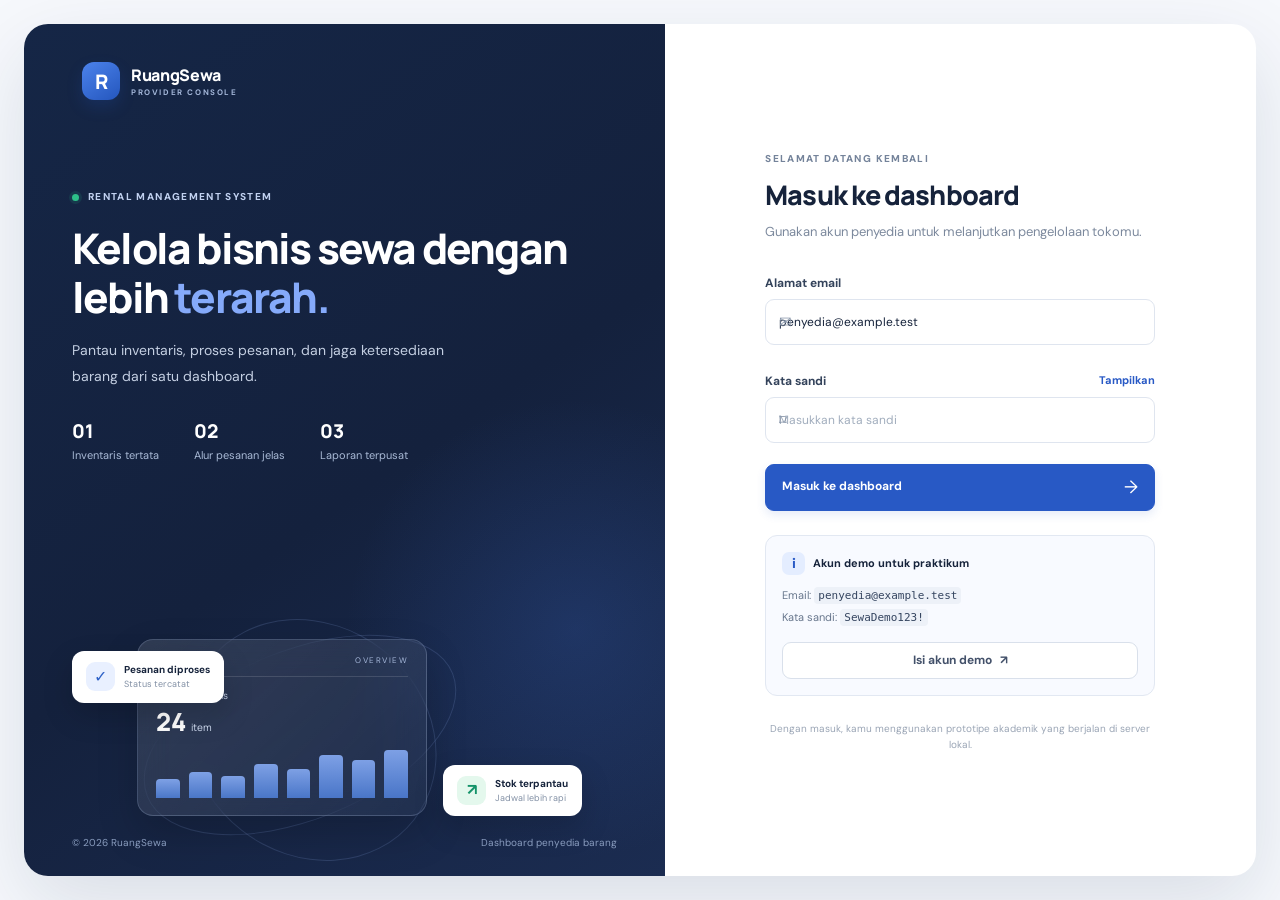
<file: index.html>
<!doctype html>
<html lang="id">
<head>
  <meta charset="utf-8">
  <meta name="viewport" content="width=device-width, initial-scale=1">
  <meta name="description" content="RuangSewa dashboard profesional untuk penyedia mengelola barang, stok, pesanan masuk, blokir jadwal, dan laporan penyewaan.">
  <meta name="theme-color" content="#14213d">
  <title>RuangSewa | Panel Penyedia</title>
  <link rel="icon" href="assets/favicon.svg" type="image/svg+xml">
  <link rel="stylesheet" href="css/style.css">
</head>
<body class="app-loading">
  <div class="auth-check" id="authCheck"><span class="spinner"></span><p>Memverifikasi sesi penyedia…</p></div>
  <div class="app-shell" id="appShell" hidden>
    <aside class="sidebar" id="sidebar">
      <a class="brand" href="pages/dashboard.html" data-page="pages/dashboard.html" aria-label="RuangSewa beranda">
        <span class="brand-mark">R</span><span class="brand-copy"><strong>RuangSewa</strong><small>PROVIDER CONSOLE</small></span>
      </a>
      <div class="workspace-switcher"><span class="store-symbol">RS</span><span class="workspace-copy"><small>WORKSPACE AKTIF</small><strong id="storeNameSidebar">RuangSewa Studio</strong></span><span class="switch-arrow">⌄</span></div>
      <div class="nav-label">MENU UTAMA</div>
      <nav class="side-nav" aria-label="Navigasi utama">
        <a class="nav-link active" href="pages/dashboard.html" data-page="pages/dashboard.html" data-title="Ringkasan"><span class="nav-icon">◫</span><span>Ringkasan</span></a>
        <a class="nav-link" href="pages/kelola-stok.html" data-page="pages/kelola-stok.html" data-title="Inventaris Barang"><span class="nav-icon">▤</span><span>Inventaris Barang</span></a>
        <a class="nav-link" href="pages/pesanan.html" data-page="pages/pesanan.html" data-title="Pesanan Masuk"><span class="nav-icon">⇄</span><span>Pesanan Masuk</span><span class="nav-count" id="pendingBadge">0</span></a>
        <a class="nav-link" href="pages/form-tambah-barang.html" data-page="pages/form-tambah-barang.html" data-title="Tambah Barang"><span class="nav-icon">＋</span><span>Tambah Barang</span></a>
        <a class="nav-link" href="pages/form-blokir.html" data-page="pages/form-blokir.html" data-title="Kalender & Blokir"><span class="nav-icon">▦</span><span>Kalender & Blokir</span></a>
      </nav>
      <div class="nav-label nav-label-spaced">ANALISIS & AKTIVITAS</div>
      <nav class="side-nav" aria-label="Navigasi laporan">
        <a class="nav-link" href="pages/laporan.html" data-page="pages/laporan.html" data-title="Laporan"><span class="nav-icon">▥</span><span>Laporan</span></a>
        <a class="nav-link" href="pages/aktivitas.html" data-page="pages/aktivitas.html" data-title="Log Aktivitas"><span class="nav-icon">◷</span><span>Log Aktivitas</span></a>
      </nav>
      <div class="sidebar-bottom">
        <div class="help-card"><div class="help-icon">?</div><strong>Butuh panduan?</strong><p>Pelajari alur kerja dan cara menjalankan proyek di lingkungan lokal.</p><a href="README.md" target="_blank" rel="noopener">Buka dokumentasi <span>↗</span></a></div>
        <div class="profile-mini"><div class="avatar" id="sidebarAvatar">BP</div><div class="profile-text"><strong id="providerNameSidebar">Bagus Penyedia</strong><small>Penyedia terverifikasi</small></div><button class="profile-dots" id="logoutButton" type="button" title="Keluar" aria-label="Keluar">↪</button></div>
      </div>
    </aside>

    <div class="main-wrap">
      <header class="topbar">
        <div class="topbar-left"><button class="icon-btn mobile-menu" id="mobileMenu" aria-label="Buka navigasi" type="button">☰</button><div class="breadcrumbs"><span>Workspace</span><span class="crumb-slash">/</span><strong id="pageTitle">Ringkasan</strong></div></div>
        <div class="topbar-actions"><div class="live-status"><span class="live-dot"></span><span>Sistem aktif</span></div><div class="topbar-divider"></div><div class="top-user"><div class="avatar avatar-small" id="topAvatar">BP</div><div class="top-user-copy"><strong id="providerNameTop">Bagus Penyedia</strong><small id="providerEmailTop">penyedia@example.test</small></div></div></div>
      </header>
      <main id="mainContent" class="main-content" aria-live="polite"><div class="loading-state"><span class="spinner"></span><p>Memuat dashboard…</p></div></main>
      <footer class="main-footer"><span>© 2026 RuangSewa</span><span>Provider Console <span class="footer-dot">•</span> Proyek UTS Pemrograman Web Lanjut</span></footer>
    </div>
  </div>
  <div class="mobile-overlay" id="mobileOverlay"></div>
  <div class="toast-region" id="toastRegion" aria-live="polite" aria-atomic="true"></div>
  <script src="js/jquery-3.6.1.min.js"></script>
  <script src="js/app.js"></script>
</body>
</html>
</file>
<file: css/style.css>
@import url('https://fonts.googleapis.com/css2?family=DM+Sans:wght@400;500;600;700&family=Manrope:wght@400;500;600;700;800&display=swap');
:root{--ink:#16233b;--ink-soft:#42516a;--muted:#8290a5;--muted-light:#a7b1c0;--canvas:#f5f7fb;--surface:#fff;--line:#e6ebf2;--line-strong:#d9e0eb;--blue:#2859c5;--blue-dark:#204aa7;--blue-pale:#edf3ff;--green:#18845b;--green-pale:#e6f7ef;--amber:#b87514;--amber-pale:#fff4dd;--rose:#bf4654;--rose-pale:#fff0f1;--violet:#7656c8;--violet-pale:#f1edff;--shadow:0 10px 28px rgba(22,35,59,.045);--shadow-dialog:0 28px 100px rgba(16,29,54,.25);--radius:15px;--radius-sm:10px;--sidebar-width:260px;font-family:'DM Sans',Arial,sans-serif;color:var(--ink);background:var(--canvas);font-synthesis:none;text-rendering:optimizeLegibility;-webkit-font-smoothing:antialiased}*{box-sizing:border-box}html{min-width:320px;scroll-behavior:smooth}body{margin:0;min-width:320px;background:var(--canvas);font-size:14px;line-height:1.5}button,input,select,textarea{font:inherit}button,a{-webkit-tap-highlight-color:transparent}button{cursor:pointer}a{color:inherit;text-decoration:none}img{max-width:100%;display:block}button:focus-visible,a:focus-visible,input:focus-visible,select:focus-visible,textarea:focus-visible{outline:3px solid rgba(40,89,197,.22);outline-offset:2px}::selection{background:#dce8ff;color:#17366e}[hidden]{display:none!important}.visually-hidden{position:absolute!important;width:1px;height:1px;padding:0;margin:-1px;overflow:hidden;clip:rect(0,0,0,0);white-space:nowrap;border:0}.eyebrow{font-size:10px;line-height:1.4;font-weight:800;letter-spacing:1.35px;color:#74839a;text-transform:uppercase}.eyebrow-light{color:#c1d1f0}.live-dot{width:7px;height:7px;display:inline-block;border-radius:50%;background:#2dbf89;box-shadow:0 0 0 3px rgba(45,191,137,.12);flex-shrink:0}.spinner{width:22px;height:22px;border:2px solid #dbe5f4;border-top-color:var(--blue);border-radius:50%;display:inline-block;animation:spin .8s linear infinite}@keyframes spin{to{transform:rotate(360deg)}}.loading-state{display:flex;align-items:center;justify-content:center;gap:11px;min-height:190px;color:var(--muted);font-size:13px}.loading-state p{margin:0}.loading-table{min-height:112px}.loading-inline,.empty-inline{padding:22px 12px;text-align:center;font-size:12px;color:var(--muted)}
/* Login */
.login-page{background:#f6f8fc;min-height:100vh;display:flex;align-items:stretch;justify-content:center;padding:24px}.login-shell{width:min(1320px,100%);min-height:calc(100vh - 48px);margin:auto;background:#fff;border-radius:24px;overflow:hidden;display:grid;grid-template-columns:minmax(420px,1.04fr) minmax(430px,.96fr);box-shadow:0 28px 80px rgba(20,39,77,.12)}.login-showcase{background:radial-gradient(circle at 86% 71%,rgba(56,100,192,.24),transparent 28%),linear-gradient(145deg,#152646 0%,#14213d 54%,#1b2c51 100%);padding:38px 48px 26px;display:flex;flex-direction:column;color:#fff;position:relative;overflow:hidden}.brand{display:flex;align-items:center;gap:11px;width:max-content}.brand-mark{width:38px;height:38px;background:linear-gradient(145deg,#4c83ec,#2456bd);border-radius:12px;color:#fff;display:grid;place-items:center;font:800 20px Manrope,sans-serif;box-shadow:0 7px 16px rgba(37,86,189,.2)}.brand-copy{display:flex;flex-direction:column;gap:0}.brand-copy strong{font:800 16px Manrope,sans-serif;letter-spacing:-.35px}.brand-copy small{font-size:8px;letter-spacing:1.6px;font-weight:700;color:#9caed0}.brand-light .brand-copy small{color:#a3b6d8}.showcase-content{position:relative;z-index:1;flex:1;display:flex;flex-direction:column;padding-top:66px}.showcase-content .eyebrow{display:flex;align-items:center;gap:9px}.showcase-content h1{font:800 clamp(34px,3.3vw,48px)/1.15 Manrope,sans-serif;letter-spacing:-1.8px;max-width:510px;margin:20px 0 17px}.showcase-content h1 em{font-style:normal;color:#85aafa}.showcase-content>p{font-size:14px;line-height:1.85;color:#c4cfe2;max-width:420px;margin:0}.showcase-stats{display:flex;gap:35px;margin-top:28px}.showcase-stats div{display:flex;flex-direction:column;gap:3px}.showcase-stats strong{font:800 19px Manrope,sans-serif;color:#fff}.showcase-stats span{font-size:11px;color:#a9bad6}.showcase-art{height:205px;max-width:510px;position:relative;margin-top:auto;margin-bottom:10px}.art-orbit{position:absolute;border:1px solid rgba(155,186,246,.17);border-radius:50%;width:330px;height:170px;transform:rotate(-22deg);left:63px;top:30px}.orbit-two{width:260px;height:230px;left:110px;top:5px;transform:rotate(38deg)}.art-card{position:absolute;border:1px solid rgba(196,214,251,.2);background:linear-gradient(135deg,rgba(255,255,255,.12),rgba(255,255,255,.04));backdrop-filter:blur(16px);border-radius:16px;box-shadow:0 18px 40px rgba(0,0,0,.18)}.art-card-main{width:290px;height:177px;left:65px;top:19px;padding:14px 18px}.art-card-top{display:flex;gap:4px;align-items:center;border-bottom:1px solid rgba(255,255,255,.13);padding-bottom:10px}.art-dot{width:5px;height:5px;background:#b6c8e9;border-radius:50%;opacity:.8}.art-card-top small{font-size:8px;letter-spacing:1.5px;color:#a6b8d9;margin-left:auto}.art-card-label{font-size:10px;color:#c0cce1;margin-top:11px}.art-card-value{font:800 25px Manrope,sans-serif;margin-top:1px}.art-card-value span{font-size:10px;font-weight:500;color:#c0cce1}.art-bars{height:50px;display:flex;align-items:flex-end;gap:9px;margin-top:9px}.art-bars i{display:block;flex:1;border-radius:4px 4px 0 0;background:linear-gradient(#8aaff9,#4f7fd8);opacity:.88}.art-floating{position:absolute;z-index:2;display:flex;align-items:center;gap:9px;background:#fff;color:var(--ink);padding:11px 14px;border-radius:12px;box-shadow:0 12px 30px rgba(0,0,0,.17)}.art-floating-top{left:0;top:31px}.art-floating-bottom{right:0;bottom:9px}.floating-icon{width:29px;height:29px;display:grid;place-items:center;border-radius:9px;background:#e9f0ff;color:#2d61c7;font-size:16px;font-weight:700}.floating-icon-green{background:#e4f8ed;color:#15936a}.art-floating span:last-child{display:flex;flex-direction:column;gap:1px}.art-floating strong{font-size:10px}.art-floating small{font-size:9px;color:var(--muted)}.showcase-footer{display:flex;justify-content:space-between;color:#899cbe;font-size:10px;position:relative;z-index:1}.login-panel{display:flex;align-items:center;justify-content:center;padding:48px 54px}.login-panel-inner{width:min(390px,100%)}.mobile-login-brand{display:none;align-items:center;gap:9px;margin-bottom:32px}.login-heading{margin-bottom:30px}.login-heading h2{font:800 27px/1.3 Manrope,sans-serif;letter-spacing:-.9px;margin:9px 0}.login-heading p{font-size:13px;line-height:1.75;color:#7c899d;margin:0}.login-form{display:flex;flex-direction:column;gap:20px}.field-group{min-width:0;display:flex;flex-direction:column;gap:7px}.field-group label{font-size:12px;font-weight:700;color:#34435b}.field-group label span,.required-note span{color:var(--rose)}.field-label-row{display:flex;align-items:center;justify-content:space-between}.text-button{border:0;background:none;color:var(--blue);font-size:11px;font-weight:700;padding:0}.input-with-icon{position:relative}.input-with-icon>span{position:absolute;left:14px;top:50%;transform:translateY(-50%);font-size:15px;color:#8593a7}.input-with-icon input{padding-left:42px}.input-with-icon input,.form-control{width:100%;border:1px solid #dfe5ef;background:#fff;border-radius:9px;padding:12px 13px;color:var(--ink);outline:none;transition:border .18s,box-shadow .18s;font-size:12px;min-width:0}.input-with-icon input{height:46px}.input-with-icon input:focus,.form-control:focus{border-color:#7297e5;box-shadow:0 0 0 3px rgba(40,89,197,.09)}.input-with-icon input::placeholder,.form-control::placeholder{color:#a1adbd}.field-error{font-size:10px;color:var(--rose);min-height:0}.login-message{border:1px solid #f4c5cb;background:#fff4f5;color:#a63643;padding:10px 12px;border-radius:9px;font-size:12px}.btn{border:1px solid transparent;border-radius:9px;padding:10px 14px;display:inline-flex;align-items:center;justify-content:center;gap:8px;font-size:12px;line-height:1.3;font-weight:700;white-space:nowrap;transition:background .18s,border-color .18s,transform .18s,box-shadow .18s;color:var(--ink)}.btn:disabled{opacity:.55;cursor:not-allowed}.btn:not(:disabled):active{transform:translateY(1px)}.btn-primary{background:var(--blue);color:#fff;border-color:var(--blue);box-shadow:0 4px 10px rgba(40,89,197,.12)}.btn-primary:hover:not(:disabled){background:var(--blue-dark);border-color:var(--blue-dark);box-shadow:0 6px 15px rgba(40,89,197,.18)}.btn-outline{background:#fff;border-color:var(--line-strong);color:#43516a}.btn-outline:hover:not(:disabled){background:#f6f8fc;border-color:#b9c6d9}.btn-danger{background:#fff3f4;color:#b33847;border-color:#f6d4d8}.btn-danger:hover{background:#ffe7e9}.btn-block{width:100%}.btn-small{font-size:10px;padding:7px 10px}.btn-login{height:47px;justify-content:space-between;padding:0 16px;margin-top:1px}.btn-arrow{font-size:18px;font-weight:400}.demo-account{padding:16px;border:1px solid #e2e8f2;background:#f8faff;border-radius:12px;margin-top:24px}.demo-account-head{display:flex;align-items:center;gap:8px}.demo-account-head strong{font-size:11px}.demo-shield{width:23px;height:23px;background:#e4edff;color:var(--blue);border-radius:7px;display:grid;place-items:center;font-weight:800}.demo-account p{font-size:11px;color:#68778d;line-height:1.9;margin:10px 0 13px}.demo-account code{font-family:ui-monospace,SFMono-Regular,Consolas,monospace;color:#34445f;background:#edf1f8;padding:2px 4px;border-radius:4px}.login-legal{font-size:10px;line-height:1.6;color:#9aa5b5;text-align:center;margin-top:25px}
/* Main application shell */
.auth-check{min-height:100vh;display:flex;align-items:center;justify-content:center;flex-direction:column;gap:12px;color:var(--muted);font-size:12px}.auth-check p{margin:0}.app-shell{min-height:100vh}.app-shell[hidden]{display:none!important}.sidebar{width:var(--sidebar-width);position:fixed;inset:0 auto 0 0;background:#fff;border-right:1px solid #e9edf4;display:flex;flex-direction:column;z-index:40;padding:25px 15px 14px;overflow-y:auto;overflow-x:hidden}.brand{padding:0 10px 24px}.brand-mark{flex-shrink:0}.workspace-switcher{margin:0 2px 27px;padding:11px 10px;display:flex;align-items:center;gap:9px;background:#f7f9fc;border:1px solid #edf0f5;border-radius:11px}.store-symbol{width:32px;height:32px;border-radius:9px;background:#e3ebff;color:#2d5ec4;display:grid;place-items:center;font-size:10px;font-weight:800;flex-shrink:0}.workspace-copy{display:flex;flex-direction:column;gap:3px;min-width:0;flex:1}.workspace-copy small{font-size:8px;letter-spacing:.7px;color:#8d99ab;font-weight:800}.workspace-copy strong{font-size:11px;white-space:nowrap;overflow:hidden;text-overflow:ellipsis}.switch-arrow{font-size:15px;color:#8996aa}.nav-label{font-size:9px;letter-spacing:1px;font-weight:800;color:#a2adbd;padding:0 12px 10px}.nav-label-spaced{margin-top:25px}.side-nav{display:flex;flex-direction:column;gap:4px}.nav-link{height:43px;border-radius:9px;padding:0 12px;display:flex;align-items:center;gap:12px;color:#728098;font-size:12px;font-weight:600;position:relative;transition:background .15s,color .15s}.nav-link:hover{background:#f6f8fc;color:#2b3a52}.nav-link.active{background:#edf3ff;color:#2758bd;font-weight:700}.nav-link.active:before{content:"";position:absolute;left:-15px;top:9px;bottom:9px;width:3px;background:#3066d6;border-radius:0 4px 4px 0}.nav-icon{width:18px;text-align:center;font-size:19px;line-height:1;color:currentColor;font-weight:400}.nav-count{margin-left:auto;border-radius:6px;min-width:22px;height:21px;padding:0 5px;background:#f8e9c7;color:#9f6714;font-size:10px;display:grid;place-items:center;font-weight:800}.sidebar-bottom{margin-top:auto;padding-top:25px}.help-card{border:1px solid #e5eaf3;background:linear-gradient(145deg,#f9fbff,#f3f6fc);border-radius:12px;padding:14px;margin-bottom:15px}.help-icon{width:22px;height:22px;border-radius:7px;background:#e4ecff;color:#2d5fc6;font-size:13px;font-weight:800;display:grid;place-items:center;margin-bottom:10px}.help-card>strong{font-size:11px}.help-card p{font-size:10px;color:#8692a5;line-height:1.7;margin:5px 0 10px}.help-card a{display:flex;justify-content:space-between;align-items:center;font-size:10px;font-weight:800;color:var(--blue)}.profile-mini{display:flex;align-items:center;gap:9px;padding:12px 3px 1px;border-top:1px solid #edf0f5}.avatar{width:34px;height:34px;border-radius:10px;background:#e8edff;color:#315ec0;display:grid;place-items:center;font-size:10px;font-weight:800;flex-shrink:0}.profile-text{display:flex;flex-direction:column;gap:3px;min-width:0;flex:1}.profile-text strong{font-size:11px;white-space:nowrap;text-overflow:ellipsis;overflow:hidden}.profile-text small{font-size:9px;color:#8996a9}.profile-dots{width:28px;height:28px;border:0;background:transparent;color:#77859a;font-size:17px;border-radius:7px}.profile-dots:hover{background:#f0f3f9}.main-wrap{margin-left:var(--sidebar-width);min-height:100vh;display:flex;flex-direction:column;min-width:0}.topbar{height:69px;background:rgba(255,255,255,.92);border-bottom:1px solid #e7ecf3;display:flex;align-items:center;justify-content:space-between;padding:0 32px;position:sticky;top:0;z-index:25;backdrop-filter:blur(12px)}.topbar-left,.topbar-actions{display:flex;align-items:center;gap:16px}.breadcrumbs{display:flex;align-items:center;gap:10px;color:#8b98aa;font-size:11px}.breadcrumbs strong{font-size:11px;color:#34435c}.crumb-slash{color:#c3ccd8}.live-status{display:flex;align-items:center;gap:8px;font-size:10px;color:#79879b}.topbar-divider{width:1px;height:26px;background:#e5e9f1}.top-user{display:flex;align-items:center;gap:9px}.top-user-copy{display:flex;flex-direction:column;gap:2px}.top-user-copy strong{font-size:11px}.top-user-copy small{font-size:9px;color:#8592a5}.avatar-small{width:32px;height:32px;border-radius:50%;font-size:9px}.icon-btn{width:34px;height:34px;border:1px solid #e3e8f0;border-radius:9px;background:#fff;color:#53617a;display:grid;place-items:center;font-size:16px}.mobile-menu{display:none}.main-content{padding:27px 31px 30px;flex:1;min-width:0}.main-footer{border-top:1px solid #e7ecf3;padding:16px 31px;display:flex;justify-content:space-between;gap:20px;font-size:9px;color:#95a0b1;background:#fff}.footer-dot{margin:0 7px;color:#c0c8d4}.mobile-overlay{display:none}.page-view{width:100%;max-width:1640px;margin:0 auto}.page-heading{display:flex;align-items:flex-end;justify-content:space-between;gap:24px;margin-bottom:24px}.page-heading h1{font:800 25px/1.25 Manrope,sans-serif;letter-spacing:-.8px;margin:6px 0 7px;color:#1b2941}.page-heading p{font-size:12px;line-height:1.65;color:#7f8ca0;margin:0;max-width:680px}.heading-actions{display:flex;align-items:center;gap:10px;flex-shrink:0}.date-display{min-height:37px;border:1px solid #e3e8f0;border-radius:9px;display:flex;align-items:center;gap:8px;padding:0 12px;color:#66758c;background:#fff;font-size:10px;font-weight:600}.date-display .live-dot{width:6px;height:6px}.btn-plus{font-size:17px;font-weight:400;line-height:1}
/* Cards, tables and dashboard */
.metric-grid{display:grid;grid-template-columns:repeat(4,minmax(0,1fr));gap:14px;margin-bottom:19px}.metric-card{padding:17px 18px 15px;background:#fff;border:1px solid #e8edf4;border-radius:13px;box-shadow:0 3px 12px rgba(22,35,59,.02);min-width:0}.metric-top{display:flex;align-items:center;justify-content:space-between;gap:9px;color:#75839a;font-size:11px;font-weight:600}.metric-icon,.mini-metric-icon{display:grid;place-items:center;width:33px;height:33px;border-radius:10px;font-size:18px;font-weight:600;flex-shrink:0}.metric-blue{background:#edf3ff;color:#3265cf}.metric-violet{background:#f0edff;color:#7a5ac5}.metric-amber{background:#fff4df;color:#b77916}.metric-green{background:#e6f7ef;color:#178b60}.metric-rose{background:#fff0f1;color:#c14c5c}.metric-value{font:800 28px/1.2 Manrope,sans-serif;letter-spacing:-1px;margin:12px 0 10px;color:#1c2a43;white-space:nowrap;overflow:hidden;text-overflow:ellipsis}.metric-currency{font-size:23px;letter-spacing:-.8px}.metric-foot{border-top:1px solid #eff2f7;padding-top:10px;display:flex;justify-content:space-between;align-items:center;gap:7px;color:#8c98aa;font-size:9px}.metric-foot a{font-size:9px;color:var(--blue);font-weight:700;white-space:nowrap}.metric-accent{color:#2f62c7;font-weight:700}.metric-neutral{background:#f1f4f8;padding:3px 6px;border-radius:5px;color:#7f8ca0;font-size:8px}.metric-warning{color:#b87514;font-weight:700}.metric-success{color:#19835c;font-weight:700}.dashboard-grid{display:grid;gap:16px;min-width:0}.dashboard-grid-main{grid-template-columns:minmax(0,1.62fr) minmax(280px,1fr);margin-bottom:17px}.dashboard-grid-bottom{grid-template-columns:minmax(0,1.7fr) minmax(280px,.8fr)}.panel{background:#fff;border:1px solid #e7ecf3;border-radius:13px;min-width:0;box-shadow:0 3px 13px rgba(20,39,77,.02)}.revenue-panel,.quick-panel,.stock-alert-panel{padding:19px 20px}.panel-heading{display:flex;align-items:flex-start;justify-content:space-between;gap:12px}.panel-heading h2,.panel-toolbar h2,.workflow-heading h2{font:800 14px/1.4 Manrope,sans-serif;letter-spacing:-.25px;margin:0;color:#26344d}.panel-heading p,.panel-toolbar p{font-size:10px;line-height:1.6;color:#8a96a8;margin:5px 0 0}.panel-chip{font-size:9px;color:#74839a;background:#f5f7fb;border:1px solid #e8edf4;border-radius:6px;padding:5px 7px;white-space:nowrap}.panel-chip .live-dot{width:5px;height:5px;margin-right:5px}.chart-total{display:flex;align-items:baseline;gap:9px;margin-top:16px}.chart-total strong{font:800 22px Manrope,sans-serif;letter-spacing:-.6px}.chart-total span{font-size:9px;color:#919daf}.revenue-chart{height:150px;display:flex;align-items:stretch;gap:12px;padding:15px 5px 0;border-bottom:1px solid #edf0f5;position:relative}.revenue-chart:before,.revenue-chart:after{content:"";position:absolute;left:0;right:0;border-top:1px dashed #edf0f5;pointer-events:none}.revenue-chart:before{top:32%}.revenue-chart:after{top:66%}.revenue-bar-column{display:flex;flex:1;min-width:0;height:100%;align-items:center;justify-content:flex-end;flex-direction:column;gap:7px;z-index:1}.revenue-bar-track{height:100%;width:100%;max-width:38px;display:flex;align-items:flex-end;justify-content:center}.revenue-bar{width:100%;min-height:4px;border-radius:5px 5px 2px 2px;background:linear-gradient(180deg,#80a7fb,#3469d1);transition:height .35s;position:relative}.revenue-bar-current{background:linear-gradient(180deg,#6bd1b0,#229b76)}.revenue-bar-label{font-size:9px;color:#8d99aa}.chart-axis{display:flex;justify-content:space-between;gap:12px;margin-top:10px;font-size:8px;color:#a0aaba}.quick-actions{display:flex;flex-direction:column;margin-top:13px}.quick-action{border:0;border-top:1px solid #f0f2f7;background:#fff;padding:12px 0;display:flex;align-items:center;gap:10px;text-align:left;width:100%;color:var(--ink)}.quick-action:first-child{border-top:0}.quick-action:hover strong{color:var(--blue)}.quick-icon{width:35px;height:35px;display:grid;place-items:center;border-radius:10px;font-size:18px;flex-shrink:0}.quick-icon-blue{background:#edf3ff;color:#3264c9}.quick-icon-amber{background:#fff4df;color:#b57a17}.quick-icon-violet{background:#f1edff;color:#7758c4}.quick-action>span:nth-child(2){display:flex;flex-direction:column;gap:3px;flex:1;min-width:0}.quick-action strong{font-size:10px}.quick-action small{font-size:9px;color:#8a96a9;line-height:1.5}.quick-arrow{color:#a4afbf;font-size:17px}.quick-foot{border-top:1px solid #f0f2f7;padding-top:11px;display:flex;align-items:center;gap:7px;font-size:9px;color:#8996a9}.shield-mini{width:17px;height:17px;border-radius:6px;background:#e7f7ef;color:#14845b;display:inline-grid;place-items:center;font-size:10px;font-weight:800;flex-shrink:0}.panel-link{display:flex;align-items:center;gap:7px;white-space:nowrap;color:var(--blue);font-size:9px;font-weight:800}.panel-link span{font-size:15px}.table-wrap{width:100%;overflow-x:auto;overscroll-behavior-x:contain}.data-table{border-collapse:separate;border-spacing:0;width:100%;font-size:10px;white-space:nowrap}.data-table thead th{font-size:8px;letter-spacing:.65px;text-align:left;font-weight:800;color:#929eb0;background:#fafbfd;border-top:1px solid #eff2f6;border-bottom:1px solid #e8edf4;padding:12px 14px}.data-table tbody td{padding:12px 14px;border-bottom:1px solid #f0f2f6;color:#4f5d73;vertical-align:middle}.data-table tbody tr:last-child td{border-bottom:0}.data-table tbody tr:hover{background:#fbfcff}.data-table .align-right{text-align:right}.table-panel{overflow:hidden}.panel-toolbar{display:flex;align-items:center;justify-content:space-between;gap:16px;padding:18px 19px 16px}.toolbar-controls{display:flex;align-items:center;gap:8px}.search-control{height:35px;min-width:180px;border:1px solid #e2e8f0;border-radius:8px;display:flex;align-items:center;gap:8px;padding:0 10px;background:#fff;color:#8a98aa}.search-control>span{font-size:17px;line-height:1}.search-control input{border:0;outline:0;min-width:0;width:100%;background:transparent;font-size:10px;color:var(--ink)}.search-control input::placeholder{color:#a1acbb}.search-control:focus-within{border-color:#8cabe9;box-shadow:0 0 0 3px rgba(40,89,197,.07)}.select-control{height:35px;max-width:180px;border:1px solid #e2e8f0;border-radius:8px;padding:0 28px 0 10px;background:#fff;color:#617087;font-size:10px;outline:0}.table-footer{display:flex;justify-content:space-between;gap:12px;padding:12px 17px;border-top:1px solid #edf0f5;font-size:9px;color:#94a0b1}.order-code{display:flex;flex-direction:column;gap:3px}.order-code strong{font-size:10px;font-weight:800;color:#2b3a53}.order-code small{font-size:9px;color:#8b98aa}.person-cell{display:flex;align-items:center;gap:8px}.person-avatar{width:28px;height:28px;display:grid;place-items:center;border-radius:9px;background:#edf2ff;color:#3765c5;font-size:9px;font-weight:800;flex-shrink:0}.person-copy{display:flex;flex-direction:column;gap:3px}.person-copy strong{font-size:10px;color:#35445c}.person-copy small{font-size:9px;color:#8c98a9}.date-range{display:flex;flex-direction:column;gap:4px}.date-range strong{font-size:9px;color:#4a5970}.date-range small{font-size:8px;color:#939fb0}.badge{display:inline-flex;align-items:center;gap:5px;font-size:8px;line-height:1.4;font-weight:800;border-radius:6px;padding:5px 7px;border:1px solid transparent;white-space:nowrap}.badge:before{content:"";width:5px;height:5px;border-radius:50%;background:currentColor;opacity:.8}.badge-success{background:#e7f7ef;color:#18825b;border-color:#d8f0e4}.badge-warning{background:#fff4df;color:#a76c14;border-color:#f8e8c5}.badge-danger{background:#fff0f1;color:#b5404f;border-color:#f5dadd}.badge-info{background:#edf3ff;color:#285bbd;border-color:#dce7ff}.badge-neutral{background:#f1f4f8;color:#68788f;border-color:#e5eaf1}.badge-violet{background:#f1edff;color:#7453bf;border-color:#e6dfff}.table-actions{display:flex;align-items:center;justify-content:flex-end;gap:5px}.icon-action{width:28px;height:28px;display:inline-grid;place-items:center;border:1px solid #e5eaf2;border-radius:7px;background:#fff;color:#64738a;font-size:13px}.icon-action:hover{border-color:#bdcbed;color:var(--blue);background:#f6f8ff}.icon-action.danger:hover{color:#b5404f;border-color:#f2cbd0;background:#fff5f6}.product-cell{display:flex;align-items:center;gap:10px;min-width:175px}.product-thumb{width:39px;height:34px;overflow:hidden;border-radius:7px;border:1px solid #edf0f5;background:#f3f6fb;display:grid;place-items:center;flex-shrink:0}.product-thumb img{width:100%;height:100%;object-fit:cover}.product-thumb span{font-size:17px;color:#9aa8bc}.product-copy{display:flex;flex-direction:column;gap:3px;white-space:normal}.product-copy strong{font-size:10px;line-height:1.4;color:#34435b;max-width:220px}.product-copy small{font-size:8px;color:#96a1b1}.stock-value{display:flex;align-items:center;gap:7px}.stock-number{font-weight:800;font-size:11px;color:#35445d}.stock-number.low{color:#bb7715}.stock-progress{width:44px;height:4px;border-radius:10px;background:#ecf0f6;overflow:hidden}.stock-progress span{height:100%;display:block;border-radius:10px;background:#54b18a}.stock-progress span.low{background:#eab253}.stock-progress span.empty{background:#d16b78}.alert-count{min-width:23px;height:23px;padding:0 6px;display:grid;place-items:center;border-radius:7px;background:#fff1d5;color:#b47a1c;font-size:10px;font-weight:800}.stock-alert-list{display:flex;flex-direction:column;margin:14px 0 9px}.stock-alert-item{display:flex;align-items:center;gap:9px;padding:10px 0;border-bottom:1px solid #f0f2f6}.stock-alert-item:last-child{border:0}.stock-alert-item .product-thumb{width:34px;height:31px}.stock-alert-item>div:nth-child(2){display:flex;flex-direction:column;gap:3px;flex:1;min-width:0}.stock-alert-item strong{font-size:10px;color:#3c4b62;white-space:nowrap;overflow:hidden;text-overflow:ellipsis}.stock-alert-item small{font-size:9px;color:#919daf}.stock-qty{font-size:10px;font-weight:800;color:#b87915}.panel-link-bottom{padding-top:12px;border-top:1px solid #eef1f5}.mini-metric{display:flex;align-items:center;gap:11px;padding:14px;background:#fff;border:1px solid #e8edf4;border-radius:12px;min-width:0}.mini-metric-icon{width:37px;height:37px}.mini-metric div{display:flex;flex-direction:column;gap:4px;min-width:0}.mini-metric small{font-size:9px;color:#8996a9}.mini-metric strong{font:800 19px Manrope,sans-serif;letter-spacing:-.4px}.metric-grid-compact{margin-top:-4px;margin-bottom:17px}
/* Inventory / orders */
.order-summary-grid{display:grid;grid-template-columns:repeat(4,minmax(0,1fr));gap:13px;margin-bottom:18px}.order-summary{display:flex;align-items:center;gap:12px;padding:14px 16px;background:#fff;border:1px solid #e7ecf3;border-radius:11px}.order-summary-icon{width:36px;height:36px;display:grid;place-items:center;border-radius:10px;font-size:18px;background:#f2f5fa;color:#65758e;flex-shrink:0}.order-summary-pending .order-summary-icon{background:#fff2db;color:#b47a1c}.order-summary-payment .order-summary-icon{background:#eaf0ff;color:#3f64b8}.order-summary-running .order-summary-icon{background:#f0edff;color:#7959c5}.order-summary-finished .order-summary-icon{background:#e6f7ef;color:#18875d}.order-summary div{display:flex;flex-direction:column;gap:4px;min-width:0}.order-summary small{font-size:9px;color:#8793a6}.order-summary strong{font:800 19px Manrope,sans-serif;letter-spacing:-.4px}.workflow-strip{margin-top:19px;padding:19px 20px;background:linear-gradient(135deg,#192d51,#213b69);border-radius:13px;color:#fff;overflow:hidden}.workflow-heading{display:flex;align-items:flex-end;justify-content:space-between;gap:20px}.workflow-heading .eyebrow{color:#a5b8d9}.workflow-heading h2{font-size:14px;color:#fff;margin-top:5px}.workflow-heading p{font-size:10px;line-height:1.6;color:#b9c8df;margin:0;max-width:350px}.workflow-steps{display:flex;align-items:center;justify-content:space-between;gap:8px;margin-top:22px}.workflow-steps>div{display:flex;flex-direction:column;gap:5px;min-width:0}.workflow-steps>div span{width:25px;height:25px;border-radius:8px;background:rgba(143,176,239,.15);border:1px solid rgba(178,202,247,.18);color:#a9c6ff;display:grid;place-items:center;font-size:9px;font-weight:800}.workflow-steps strong{font-size:10px}.workflow-steps small{font-size:8px;color:#a9bbd7;line-height:1.4}.workflow-steps>i{font-style:normal;color:#728bb7;font-size:15px;padding-bottom:18px}.section-gap{margin-top:18px}.align-center{text-align:center}.row-muted{color:#9aa5b5!important}.table-action-btn{padding:6px 8px;font-size:9px;border-radius:7px;border:1px solid #dce6fb;background:#f2f6ff;color:#2d5fc5;font-weight:800}.table-action-btn:hover{background:#e4edff}.table-action-btn.danger{border-color:#f4d6d9;background:#fff5f6;color:#b34250}.table-action-btn.danger:hover{background:#ffe9eb}.order-status-actions{display:flex;gap:5px;align-items:center}
/* Forms */
.form-layout{display:grid;grid-template-columns:minmax(0,1.55fr) minmax(270px,.75fr);gap:17px;align-items:start}.form-panel{padding:22px}.form-panel-heading{display:flex;align-items:flex-start;justify-content:space-between;gap:14px;padding-bottom:19px;margin-bottom:21px;border-bottom:1px solid #edf0f5}.form-panel-heading>div{display:flex;align-items:flex-start;gap:12px}.form-step{width:31px;height:31px;display:grid;place-items:center;border-radius:9px;background:#edf3ff;color:#2c5fc8;font-size:10px;font-weight:800;flex-shrink:0}.form-panel-heading h2{font:800 14px Manrope,sans-serif;margin:1px 0 5px}.form-panel-heading p{margin:0;font-size:10px;line-height:1.6;color:#8b97a9}.required-note{white-space:nowrap;color:#9aa5b4;font-size:9px}.business-form{display:flex;flex-direction:column;gap:18px}.form-grid{display:grid;grid-template-columns:repeat(2,minmax(0,1fr));gap:18px 15px}.field-span-2{grid-column:1 / -1}.form-control{min-height:42px;border-color:#dfe6ef;border-radius:8px;font-size:11px;line-height:1.5;padding:10px 11px}.form-control[type=date]{color:#4c5a70}.form-control option{color:#263650}.form-control textarea,textarea.form-control{resize:vertical;min-height:105px}.form-control:invalid:not(:focus):not(:placeholder-shown){border-color:#e9a8b0}.field-help{font-size:9px;line-height:1.55;color:#95a0b0}.field-meta{display:flex;align-items:center;justify-content:space-between;gap:12px}.field-meta>small:last-child{font-size:9px;color:#9ca8b7}.input-prefix{position:relative}.input-prefix>span{position:absolute;left:12px;top:50%;transform:translateY(-50%);font-size:10px;color:#8d99ac;font-weight:700}.input-prefix input{padding-left:37px}.upload-box{border:1px dashed #cbd6e7;border-radius:10px;background:#fafcff;min-height:112px;display:flex;align-items:center;gap:14px;padding:16px}.upload-box:hover{border-color:#8aa7e5;background:#f6f9ff}.upload-icon{width:39px;height:39px;border-radius:11px;background:#edf3ff;color:#2f62c9;display:grid;place-items:center;font-size:24px;flex-shrink:0}.upload-box strong{font-size:11px}.upload-box p{font-size:9px;color:#8d99aa;margin:4px 0 10px}.upload-preview{width:90px;height:78px;margin-left:auto;position:relative;border-radius:8px;overflow:visible;border:1px solid #e2e8f0;flex-shrink:0}.upload-preview img{width:100%;height:100%;border-radius:8px;object-fit:cover}.remove-preview{position:absolute;top:-7px;right:-7px;width:21px;height:21px;border:1px solid #f0d0d3;background:#fff4f5;color:#b53e4c;border-radius:50%;font-size:16px;display:grid;place-items:center;line-height:1}.form-submit-row{display:flex;align-items:center;justify-content:space-between;gap:15px;border-top:1px solid #edf0f5;padding-top:18px}.form-submit-row>p{margin:0;display:flex;align-items:center;gap:7px;color:#8d99aa;font-size:9px}.form-error-summary{font-size:11px;line-height:1.65;color:#ac3344;background:#fff2f4;border:1px solid #f0cbd0;border-radius:9px;padding:11px 13px}.form-aside{display:flex;flex-direction:column;gap:14px;min-width:0}.preview-card{background:#fff;border:1px solid #e7ecf3;border-radius:13px;overflow:hidden}.preview-label{font-size:9px;letter-spacing:1px;color:#8e9aad;font-weight:800;padding:16px 16px 10px}.product-preview-art{height:154px;background:linear-gradient(140deg,#f0f4fb,#e8eef8);display:flex;align-items:center;justify-content:center;flex-direction:column;gap:7px;color:#96a4b8;font-size:9px;position:relative;overflow:hidden}.product-preview-art:before,.product-preview-art:after{content:"";position:absolute;border:1px solid rgba(83,115,172,.12);width:170px;height:170px;border-radius:50%}.product-preview-art:after{width:120px;height:120px}.product-placeholder-icon{font-size:44px;position:relative;z-index:1;color:#8299c1}.product-preview-art>span{position:relative;z-index:1}.product-preview-art img{width:100%;height:100%;object-fit:cover;position:absolute;inset:0}.product-preview-body{padding:15px 16px 16px}.preview-category{font-size:8px;font-weight:800;letter-spacing:.4px;color:#3262c4;background:#edf3ff;border-radius:5px;padding:5px 7px;display:inline-flex}.product-preview-body h3{font:800 14px/1.4 Manrope,sans-serif;margin:11px 0 5px}.product-preview-body>p{font-size:10px;line-height:1.7;color:#8793a6;min-height:35px;margin:0 0 14px}.preview-price-row{display:flex;align-items:center;justify-content:space-between;gap:9px;padding-top:13px;border-top:1px solid #eff2f6}.preview-price-row>div{display:flex;flex-direction:column;gap:4px}.preview-price-row small{font-size:9px;color:#929eb0}.preview-price-row strong{font:800 18px Manrope,sans-serif;letter-spacing:-.4px}.preview-stock-row{display:flex;justify-content:space-between;align-items:center;border-top:1px solid #eff2f6;padding-top:12px;margin-top:12px;color:#8996a8;font-size:9px}.preview-stock-row strong{font-size:10px;color:#36455e}.info-card{display:flex;align-items:flex-start;gap:11px;border:1px solid #dfe9fb;background:#f2f6ff;border-radius:12px;padding:15px}.info-card-icon{width:23px;height:23px;display:grid;place-items:center;border-radius:7px;background:#dce8ff;color:#2f60c4;font-weight:800;font-size:12px;flex-shrink:0}.info-card h3{font-size:11px;margin:1px 0 6px}.info-card p{font-size:10px;line-height:1.7;color:#687b9b;margin:0}.availability-layout{display:grid;grid-template-columns:minmax(0,1.35fr) minmax(270px,.8fr);gap:17px;align-items:start}.availability-check{display:flex;align-items:flex-start;gap:10px;border:1px solid #dcefe5;background:#f2fbf6;padding:12px;border-radius:9px}.availability-check-icon{width:23px;height:23px;display:grid;place-items:center;border-radius:7px;background:#ddf5e9;color:#19885d;font-weight:800;flex-shrink:0}.availability-check strong{font-size:10px;color:#236549}.availability-check p{font-size:9px;line-height:1.65;color:#6d9886;margin:4px 0 0}.availability-aside{display:flex;flex-direction:column;gap:14px}.availability-note{background:linear-gradient(145deg,#1a3155,#234574);color:#fff;border-radius:13px;padding:20px}.availability-note-icon{width:37px;height:37px;display:grid;place-items:center;border-radius:11px;background:rgba(255,255,255,.12);font-size:20px;color:#c4d5f4}.availability-note h3{font:800 14px Manrope,sans-serif;margin:15px 0 8px}.availability-note p{font-size:10px;line-height:1.8;color:#c4d0e3;margin:0}.availability-equation{display:flex;flex-wrap:wrap;align-items:center;gap:7px;margin-top:16px;padding:11px;background:rgba(255,255,255,.08);border-radius:8px;color:#c6d5ec;font-size:8px}.availability-equation b{color:#7fa4ed;font-size:11px}.availability-equation strong{color:#fff;font-size:9px}.block-summary{padding:0 16px 15px}.block-summary-item{display:flex;align-items:flex-start;gap:9px;padding:10px 0;border-top:1px solid #f0f2f6}.block-summary-item:first-child{border-top:0}.block-date-icon{width:32px;height:34px;border-radius:8px;background:#eef3ff;color:#3063c7;display:flex;flex-direction:column;align-items:center;justify-content:center;font-size:7px;font-weight:800;flex-shrink:0}.block-date-icon strong{font-size:14px;line-height:1.2}.block-summary-item>div:nth-child(2){display:flex;flex-direction:column;gap:4px;min-width:0}.block-summary-item strong{font-size:10px;white-space:normal}.block-summary-item small{font-size:9px;color:#8c99ab;line-height:1.5}.availability-status{font-size:8px;font-weight:800;color:#a66e1b;background:#fff3db;border-radius:5px;padding:4px 6px;margin-left:auto;white-space:nowrap}.availability-status.expired{background:#f1f4f8;color:#7f8da2}.block-status-dot{width:6px;height:6px;border-radius:50%;display:inline-block;background:#dca03c;margin-right:5px}.block-status-dot.active{background:#20a276}.block-status-dot.past{background:#9ba7b8}
/* Reports, activity and modal */
.report-filter-panel{padding:16px 19px;margin-bottom:17px;display:flex;align-items:center;justify-content:space-between;gap:20px}.report-filter-copy{display:flex;flex-direction:column;gap:5px;flex-shrink:0}.report-filter-copy strong{font-size:11px}.report-filter-copy small{font-size:9px;color:#8d99ab}.report-filter-form{display:flex;align-items:flex-end;gap:10px}.report-filter-form .field-group{gap:5px}.report-filter-form label{font-size:9px}.report-filter-form .form-control{height:35px;min-height:35px;min-width:145px;padding:7px 9px;font-size:10px}.report-filter-form .btn{height:35px}.report-metric-grid{margin-bottom:18px}.report-grid{grid-template-columns:minmax(0,1.4fr) minmax(280px,.85fr)}.report-grid .panel{padding:19px}.report-chart{min-height:220px;display:flex;align-items:flex-end;gap:10px;padding:21px 3px 0;border-bottom:1px solid #eef1f6;margin-top:10px}.report-bar-col{display:flex;flex:1;min-width:0;flex-direction:column;align-items:center;justify-content:flex-end;gap:8px;height:190px}.report-bar-val{font-size:8px;color:#8895a9;white-space:nowrap}.report-bar-track{height:100%;width:100%;max-width:42px;display:flex;align-items:flex-end;justify-content:center}.report-bar{width:100%;min-height:3px;border-radius:5px 5px 0 0;background:linear-gradient(180deg,#7fa8fa,#3267ce)}.report-bar-col span{font-size:9px;color:#8a97aa}.status-breakdown{display:flex;flex-direction:column;gap:13px;margin-top:19px}.status-breakdown-item{display:flex;flex-direction:column;gap:7px}.status-breakdown-line{display:flex;align-items:center;justify-content:space-between;gap:9px}.status-breakdown-line span{font-size:9px;color:#68768d}.status-breakdown-line strong{font-size:10px}.status-track{height:6px;border-radius:6px;background:#f0f3f8;overflow:hidden}.status-track span{height:100%;display:block;border-radius:6px;background:#4a79d4}.panel-heading-padded{padding:18px 19px 14px}.activity-action{display:inline-flex;align-items:center;padding:5px 7px;border-radius:6px;background:#f1f5fc;color:#5a6a83;font-size:8px;font-weight:800;letter-spacing:.2px}.activity-object{font-size:9px;color:#74839a}.activity-description{white-space:normal;min-width:190px;max-width:440px;line-height:1.6;color:#68778d!important}.activity-time{display:flex;flex-direction:column;gap:3px}.activity-time strong{font-size:9px;color:#47566f}.activity-time small{font-size:8px;color:#9aa5b4}.activity-info{margin-top:18px}.app-dialog{width:min(620px,calc(100vw - 28px));max-height:min(90vh,900px);padding:0;border:1px solid #e4eaf3;border-radius:16px;background:#fff;box-shadow:var(--shadow-dialog);color:var(--ink);overflow:auto}.app-dialog::backdrop{background:rgba(14,26,48,.44);backdrop-filter:blur(3px)}.dialog-form{padding:22px}.dialog-header{display:flex;align-items:flex-start;justify-content:space-between;gap:14px;padding-bottom:17px;border-bottom:1px solid #edf0f5;margin-bottom:18px}.dialog-header h2{font:800 17px Manrope,sans-serif;letter-spacing:-.5px;margin:5px 0}.dialog-header p{font-size:10px;color:#8996a8;line-height:1.6;margin:0}.dialog-close{width:30px;height:30px;border:1px solid #e7ebf2;background:#fff;border-radius:8px;color:#728097;font-size:20px;line-height:1;display:grid;place-items:center;flex-shrink:0}.dialog-close:hover{background:#f5f7fb}.dialog-actions{display:flex;align-items:center;justify-content:flex-end;gap:8px;border-top:1px solid #edf0f5;padding-top:17px;margin-top:20px}.dialog-actions .btn{min-height:37px}.order-action-context{border:1px solid #e5ebf4;background:#f8faff;border-radius:10px;padding:12px;margin-bottom:17px;display:flex;flex-direction:column;gap:5px}.order-action-context strong{font-size:11px}.order-action-context span{font-size:9px;color:#7d8aa0;line-height:1.6}.order-detail-content{display:grid;grid-template-columns:repeat(2,minmax(0,1fr));gap:10px}.detail-cell{padding:11px;border:1px solid #edf0f5;border-radius:9px;min-width:0}.detail-cell.wide{grid-column:1/-1}.detail-cell small{display:block;color:#8a97a9;font-size:9px;margin-bottom:5px}.detail-cell strong{display:block;font-size:11px;line-height:1.55;white-space:normal;overflow-wrap:anywhere}.detail-cell p{font-size:10px;line-height:1.65;color:#61718a;margin:0;white-space:normal}.toast-region{position:fixed;right:20px;bottom:20px;z-index:1000;display:flex;flex-direction:column;gap:9px;max-width:min(380px,calc(100vw - 32px));pointer-events:none}.toast{min-width:250px;display:flex;align-items:flex-start;gap:10px;background:#172844;color:#fff;padding:12px 14px;border-radius:11px;box-shadow:0 12px 30px rgba(13,29,58,.2);font-size:11px;line-height:1.6;animation:toast-in .2s ease-out}.toast-icon{width:20px;height:20px;display:grid;place-items:center;border-radius:7px;background:rgba(255,255,255,.14);font-weight:800;flex-shrink:0}.toast.error{background:#9f3543}.toast.success{background:#176c50}@keyframes toast-in{from{transform:translateY(8px);opacity:0}to{transform:translateY(0);opacity:1}}
@media(max-width:1250px){:root{--sidebar-width:240px}.main-content{padding:24px 22px}.topbar{padding:0 22px}.metric-grid{gap:10px}.metric-card{padding:15px}.metric-value{font-size:25px}.metric-currency{font-size:20px}.dashboard-grid-main{grid-template-columns:minmax(0,1.35fr) minmax(260px,1fr)}.form-layout{grid-template-columns:minmax(0,1.4fr) minmax(245px,.75fr)}}
@media(max-width:1080px){.metric-grid{grid-template-columns:repeat(2,minmax(0,1fr))}.dashboard-grid-main,.dashboard-grid-bottom,.report-grid{grid-template-columns:1fr}.form-layout,.availability-layout{grid-template-columns:minmax(0,1.35fr) minmax(240px,.8fr)}.stock-alert-panel{min-height:0}.login-shell{grid-template-columns:minmax(380px,1fr) minmax(390px,.95fr)}.login-showcase{padding:34px 34px 24px}.login-panel{padding:38px 38px}.showcase-content h1{font-size:38px}.showcase-art{transform:scale(.92);transform-origin:left bottom}}
@media(max-width:850px){:root{--sidebar-width:260px}.sidebar{transform:translateX(-102%);transition:transform .24s ease;box-shadow:12px 0 35px rgba(20,34,62,.1)}.sidebar.sidebar-open{transform:translateX(0)}.main-wrap{margin-left:0}.mobile-menu{display:grid}.topbar{height:62px;padding:0 18px}.main-content{padding:22px 18px 28px}.main-footer{padding:14px 18px}.mobile-overlay.active{display:block;position:fixed;inset:0;background:rgba(16,29,53,.32);z-index:35}.form-layout,.availability-layout{grid-template-columns:1fr}.form-aside{display:grid;grid-template-columns:repeat(2,minmax(0,1fr));align-items:start}.availability-aside{display:grid;grid-template-columns:repeat(2,minmax(0,1fr));align-items:start}.login-page{padding:0}.login-shell{min-height:100vh;border-radius:0;grid-template-columns:minmax(0,1fr)}.login-showcase{display:none}.login-panel{padding:34px 25px}.mobile-login-brand{display:flex}.login-panel-inner{max-width:410px}.login-panel-inner .login-heading{margin-top:16px}.report-filter-panel{align-items:flex-start;flex-direction:column}.report-filter-form{width:100%}.report-filter-form .field-group{flex:1}.report-filter-form .form-control{min-width:0;width:100%}}
@media(max-width:600px){.topbar{padding:0 13px}.topbar-actions{gap:10px}.top-user-copy,.topbar-divider,.live-status{display:none}.main-content{padding:20px 12px 24px}.main-footer{padding:13px 12px;flex-direction:column;gap:5px}.breadcrumbs{gap:7px;font-size:10px}.page-heading{display:block;margin-bottom:18px}.page-heading h1{font-size:22px}.page-heading p{font-size:11px}.heading-actions{margin-top:15px;justify-content:flex-start;flex-wrap:wrap}.metric-grid{grid-template-columns:repeat(2,minmax(0,1fr));gap:8px}.metric-card{padding:13px 12px}.metric-top{font-size:9px}.metric-icon{width:29px;height:29px;font-size:15px}.metric-value{font-size:24px;margin:11px 0 8px}.metric-currency{font-size:18px}.metric-foot{font-size:8px;align-items:flex-start;flex-wrap:wrap}.dashboard-grid{gap:12px}.revenue-panel,.quick-panel,.stock-alert-panel{padding:15px 13px}.panel-heading h2,.panel-toolbar h2{font-size:13px}.panel-heading p,.panel-toolbar p{font-size:9px}.panel-toolbar{align-items:flex-start;flex-direction:column;padding:15px 13px 13px}.toolbar-controls{width:100%;flex-wrap:wrap}.search-control{flex:1;min-width:130px}.select-control{flex:0 1 auto;max-width:160px}.data-table thead th{padding:11px 10px}.data-table tbody td{padding:10px}.table-footer{padding:11px 12px;font-size:8px}.table-footer span:last-child{display:none}.order-summary-grid{grid-template-columns:repeat(2,minmax(0,1fr));gap:8px}.order-summary{padding:11px;gap:9px}.order-summary-icon{width:30px;height:30px;font-size:15px}.order-summary small{font-size:8px}.order-summary strong{font-size:17px}.workflow-strip{padding:16px 13px}.workflow-heading{display:block}.workflow-heading p{margin-top:7px}.workflow-steps{overflow-x:auto;justify-content:flex-start;padding-bottom:4px;gap:10px}.workflow-steps>div{min-width:100px}.workflow-steps>i{padding:0}.form-panel{padding:17px 13px}.form-panel-heading{margin-bottom:17px;padding-bottom:15px}.form-grid{grid-template-columns:1fr;gap:15px}.field-span-2{grid-column:auto}.form-submit-row{align-items:stretch;flex-direction:column}.form-submit-row>p{line-height:1.5}.form-submit-row .btn{width:100%}.form-aside,.availability-aside{grid-template-columns:1fr}.upload-box{gap:10px;padding:12px}.upload-icon{width:32px;height:32px}.upload-box strong{font-size:10px}.upload-box p{font-size:8px}.upload-preview{width:68px;height:66px}.report-filter-form{flex-wrap:wrap}.report-filter-form .field-group{min-width:calc(50% - 8px)}.report-filter-form .btn{width:100%}.report-metric-grid{grid-template-columns:repeat(2,minmax(0,1fr))}.report-chart{gap:6px}.report-bar-val{font-size:7px}.report-bar-col{height:170px}.report-bar-track{max-width:28px}.report-grid .panel{padding:15px 13px}.dialog-form{padding:17px 14px}.dialog-header h2{font-size:15px}.dialog-actions{flex-wrap:wrap}.dialog-actions .btn{flex:1}.order-detail-content{grid-template-columns:1fr 1fr}.detail-cell{padding:9px}.detail-cell strong{font-size:10px}.toast-region{right:10px;bottom:10px}.toast{min-width:0}.login-panel{padding:27px 18px}.login-heading h2{font-size:24px}.main-content .data-table{font-size:9px}}
@media(prefers-reduced-motion:reduce){*,*::before,*::after{scroll-behavior:auto!important;animation-duration:.01ms!important;animation-iteration-count:1!important;transition-duration:.01ms!important}}
.spinner-button{width:14px;height:14px;border-width:2px;border-color:rgba(255,255,255,.35);border-top-color:#fff}.cell-subtext{display:block;margin-top:3px;color:#929eaf;font-size:8px}.warning-copy{color:#b87514}.muted-copy{font-size:9px;color:#94a0b1}.cell-wrap-text{display:block;white-space:normal;min-width:130px;max-width:260px;font-size:9px;line-height:1.6;color:#68778d}
</file>
